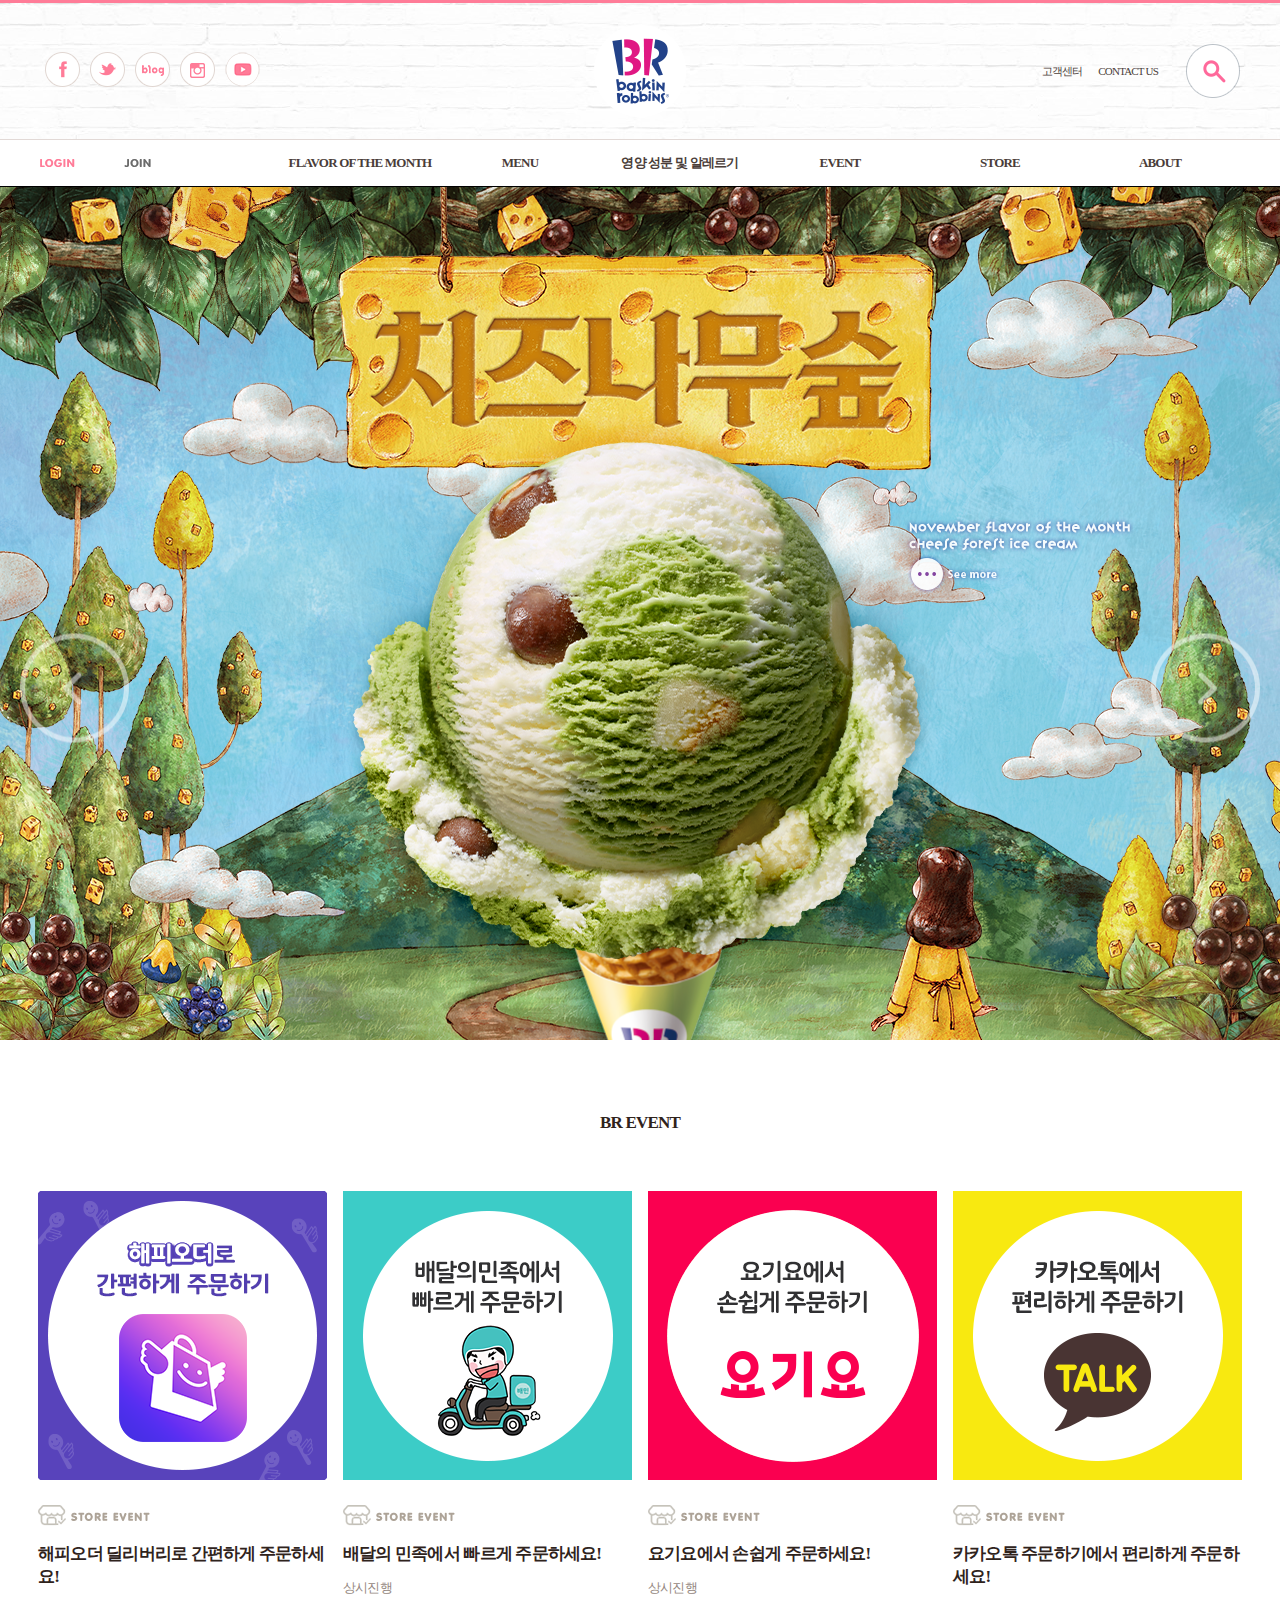
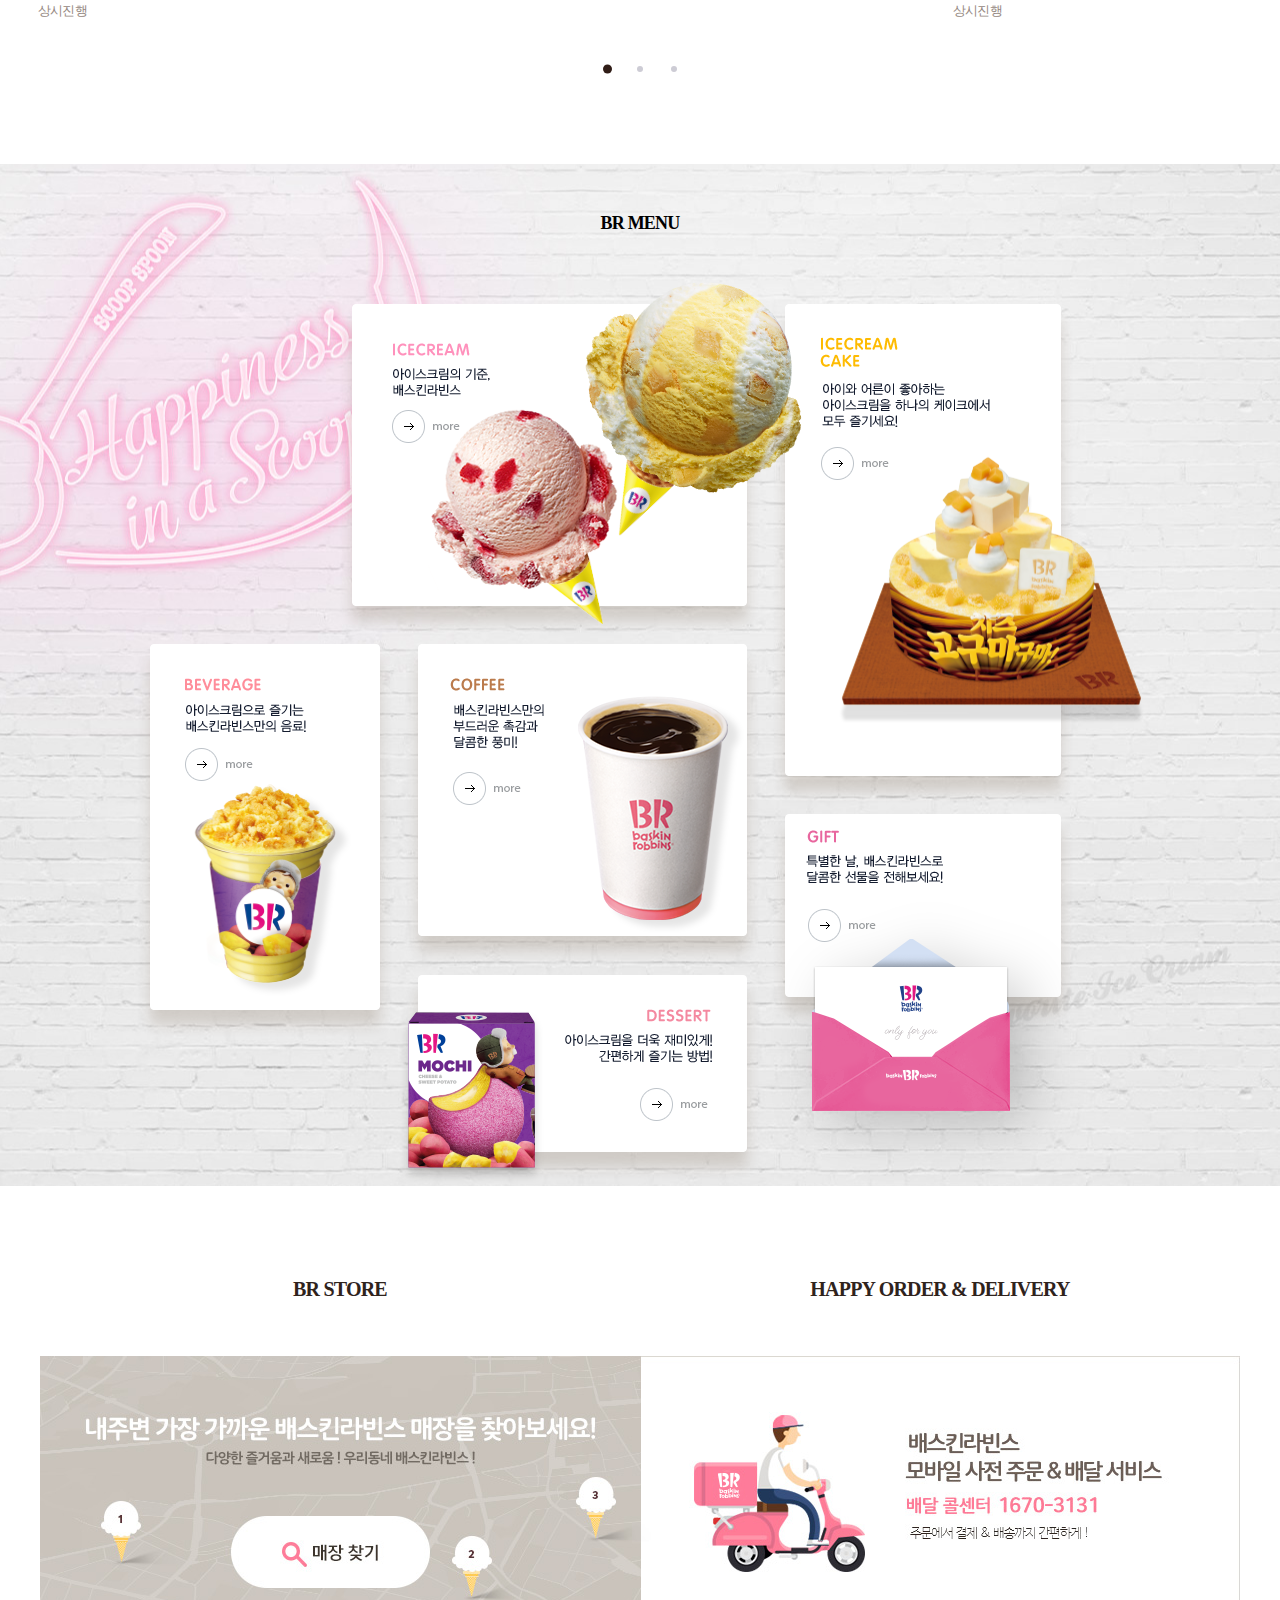
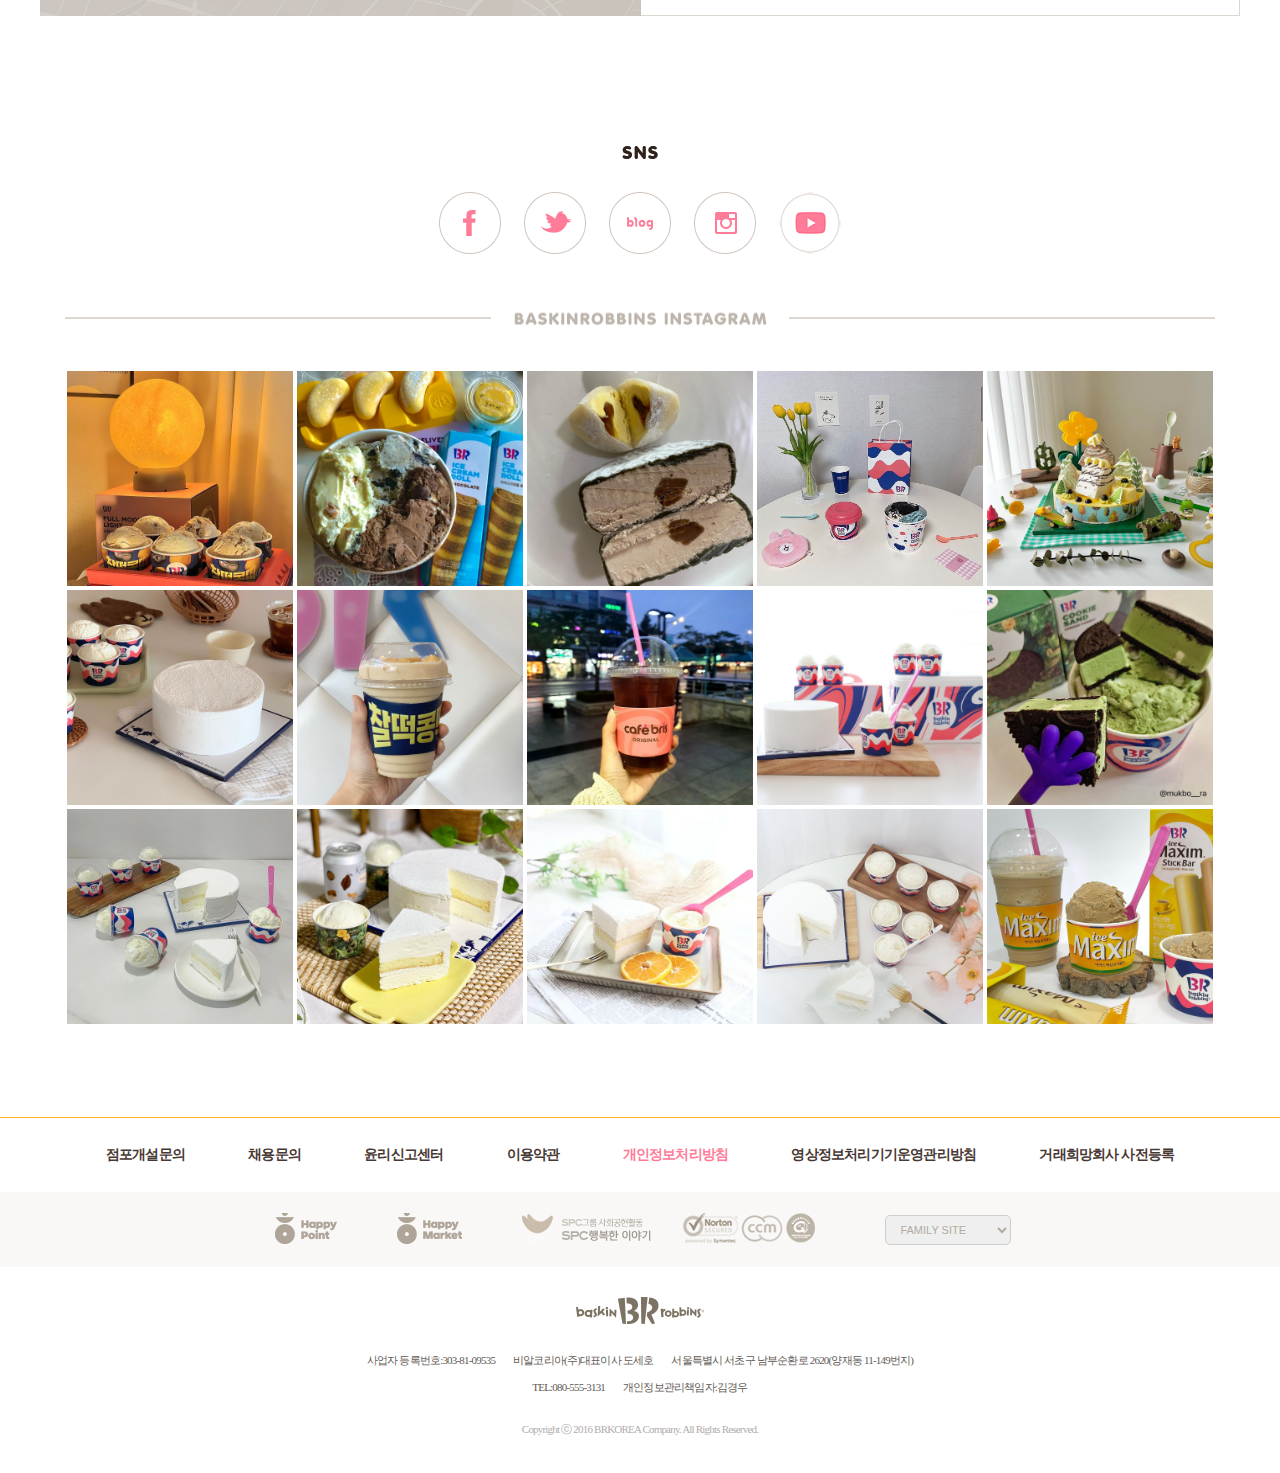
<file: baskin_clone/index.html>
<!DOCTYPE html>
<html lang="en">

<head>
    <meta charset="UTF-8">
    <meta http-equiv="X-UA-Compatible" content="IE=edge">
    <meta name="viewport" content="width=device-width, initial-scale=1.0">
    <title>배스킨라빈스</title>
    <link rel="stylesheet" type="text/css" href="./baskin.css" />
</head>

<body>
    <!-- 메뉴 영역 -->
    <header>
        <div id="topbar">
            <div class="top_container">
                <ul class="top_social">
                    <li><a href="#"><img src="img/icon_facebook.png" alt="페이스북"></a></li>
                    <li><a href="#"><img src="img/icon_twitter.png" alt="트위터"></a></li>
                    <li><a href="#"><img src="img/icon_blog.png" alt="블로그"></a></li>
                    <li><a href="#"><img src="img/icon_instgram.png" alt="인스타그램"></a></li>
                    <li><a href="#"><img src="img/icon_youtube.png" alt="유튜브"></a></li>
                </ul>
                <img class="top_logo" src="img/logo_baskinrobbins.png" alt="베스킨라빈스">
                <div class="top_help">
                    <a href="#">고객센터</a>
                    <a href="#">CONTACT US</a>
                    <img src="img/icon_search.png" alt="찾기">
                </div>
            </div>
        </div>
        <div class="menu_bar" style="transition: all 0.3s ease;">
            <div class="menu_bar_area">
                <ul class="menu_left">
                    <li><a href="#">LOGIN</a></li>
                    <li><a href="#">JOIN</a></li>
                </ul>
                <nav class="menu_right">
                    <ul>
                        <li class="nav_dep1"><a href="#" class="dep1_link">flavor of the month</a>
                            <ul class="nav_dep2_ul">
                                <a href="#"><img class="flavor_img" src="./img/img_monthly_fom_211101.png" alt=""></a>
                                <div class="menu_bar_bgimg"></div>
                            </ul>
                        </li>
                        <li class="nav_dep1"><a href="#" class="dep1_link">menu</a>
                            <ul class="nav_dep2_ul">
                                <li class="nav_dep2"><a href="#" class="dep2_link">아이스크림</a></li>
                                <li class="nav_dep2"><a href="#" class="dep2_link">아이스크림케이크</a></li>
                                <li class="nav_dep2"><a href="#" class="dep2_link">음료</a></li>
                                <li class="nav_dep2"><a href="#" class="dep2_link">커피</a></li>
                                <li class="nav_dep2"><a href="#" class="dep2_link">디저트</a></li>
                            </ul>
                        </li>
                        <li class="nav_dep1"><a href="#" class="dep1_link">영양 성분 및 알레르기</a>
                            <ul class="nav_dep2_ul">
                                <li class="nav_dep2"><a href="#" class="dep2_link">아이스크림</a></li>
                                <li class="nav_dep2"><a href="#" class="dep2_link">음료</a></li>
                                <li class="nav_dep2"><a href="#" class="dep2_link">커피</a></li>
                            </ul>
                        </li>
                        <li class="nav_dep1"><a href="#" class="dep1_link">event</a>
                            <ul class="nav_dep2_ul">
                                <li class="nav_dep2"><a href="#" class="dep2_link">진행중인이벤트</a></li>
                                <li class="nav_dep2"><a href="#" class="dep2_link">당첨자발표</a></li>
                            </ul>
                        </li>
                        <li class="nav_dep1"><a href="#" class="dep1_link">store</a>
                            <ul class="nav_dep2_ul">
                                <li class="nav_dep2"><a href="#" class="dep2_link">매장찾기</a></li>
                                <li class="nav_dep2"><a href="#" class="dep2_link">고객센터</a></li>
                                <li class="nav_dep2"><a href="#" class="dep2_link">단체주문</a></li>
                            </ul>
                        </li>
                        <li class="nav_dep1"><a href="#" class="dep1_link">about</a>
                            <ul class="nav_dep2_ul">
                                <li class="nav_dep2"><a href="#" class="dep2_link">공지사항</a></li>
                                <li class="nav_dep2"><a href="#" class="dep2_link">보도자료</a></li>
                                <li class="nav_dep2"><a href="#" class="dep2_link">채용정보</a></li>
                                <li class="nav_dep2"><a href="#" class="dep2_link">점포개설문의</a></li>
                                <li class="nav_dep2"><a href="#" class="dep2_link">CONTACT US</a></li>
                            </ul>
                        </li>
                    </ul>
                </nav>
            </div>
        </div>
    </header>

    <div class="upper_area">
        <!-- 메뉴바 아래 이미지 영역 -->
        <a class="popup_img" href="#"></a>
        <a class="banner" href="#"></a>
        <!-- 이미지 슬라이드 영역 -->
        <div class="slide_container">
            <ul class="slide_list">
                <li class="slide"><a href="#" style="background-color: #7DC9E2;
                    background-image: url(./img/1610330217.jpg);"></a></li>
                <li class="slide"><a href="#" style="    background-color: #D6A67B;
                    background-image: url(./img/1657508413.png);"></a></li>
                <li class="slide"><a href="#" style="background-color: #CA2B6E;
                    background-image: url(./img/1620718839.png);"></a></li>
                <li class="slide"><a href="#" style="background-color: #ffe103;
                    background-image: url(./img/1620351475.png);"></a></li>
                <li class="slide"><a href="#" style="    background-color: #fb637e;
                    background-image: url(./img/1630631572.jpg);"></a></li>
            </ul>
            <button class="slide_arrow left"></button>
            <button class="slide_arrow right"></button>
            <div class="slide_ctrl">
                <button id="page0" data-page="0" class="slide_ctrl_btn active"></button>
                <button id="page1" data-page="1" class="slide_ctrl_btn"></button>
                <button id="page2" data-page="2" class="slide_ctrl_btn"></button>
                <button id="page3" data-page="3" class="slide_ctrl_btn"></button>
                <button id="page4" data-page="4" class="slide_ctrl_btn"></button>
            </div>
        </div>
    </div>

    <!-- 본문 영역 -->
    <div id="center">
        <div class="event_container">
            <h1 class="event_title">BR EVENT</h1>
            <div class="event_slide_area">
                <ul class="event_slide_list">
                    <li class="event_slide">
                        <a href="#">
                            <img src="img/img2.png" />
                            <img src="img/stit_store.gif" />
                            <p>해피오더 딜리버리로 간편하게 주문하세요!</p>
                            <p class="pop">상시진행</p>
                        </a>
                    </li>
                    <li class="event_slide">
                        <a href="#">
                            <img src="img/img3.png" />
                            <img src="img/stit_store.gif" />
                            <p>배달의 민족에서 빠르게 주문하세요!</p>
                            <p class="pop">상시진행</p>
                        </a>
                    </li>
                    <li class="event_slide">
                        <a href="#">
                            <img src="img/banner_delivery_ygy.png" />
                            <img src="img/stit_store.gif" />
                            <p>요기요에서 손쉽게 주문하세요!</p>
                            <p class="pop">상시진행</p>
                        </a>
                    </li>
                    <li class="event_slide">
                        <a href="#">
                            <img src="img/img4.png" />
                            <img src="img/stit_store.gif" />
                            <p>카카오톡 주문하기에서 편리하게 주문하세요!</p>
                            <p class="pop">상시진행</p>
                        </a>
                    </li>
                    <li class="event_slide">
                        <a href="#">
                            <img src="img/1630631151.jpg" />
                            <img src="img/stit_store.gif" />
                            <p>KT 멤버쉽 고객이라면 누구나 파인트 30% 할인!</p>
                            <p class="pop">상시진행</p>
                        </a>
                    </li>
                    <li class="event_slide">
                        <a href="#">
                            <img src="img/1639297260.png" />
                            <img src="img/stit_store.gif" />
                            <p>제휴 할인 카드 혜택 안내</p>
                            <p class="pop">상시진행</p>
                        </a>
                    </li>
                    <li class="event_slide">
                        <a href="#">
                            <img src="img/1570702843.png" />
                            <img src="img/stit_store.gif" />
                            <p>2018 한글날 기념 무료 글꼴 공개! 배스킨라빈스체</p>
                            <p class="pop">상시진행</p>
                        </a>
                    </li>
                    <li class="event_slide">
                        <a href="#">
                            <img src="img/1578277305.png" />
                            <img src="img/stit_store.gif" />
                            <p>1회용 컵 사용 줄이기 안내</p>
                            <p class="pop">상시진행</p>
                        </a>
                    </li>
                    <li class="event_slide">
                        <a href="#">
                            <img src="img/banner_praise_2021-3.png" />
                            <img src="img/stit_store.gif" />
                            <p>2021년 3분기 고객 BEST 칭찬점포 안내</p>
                            <p class="pop"></p>
                        </a>
                    </li>
                </ul>
            </div>
            <div class="event_ctrl">
                <button class="event_ctrl_btn active" data-page="0"></button>
                <button class="event_ctrl_btn" data-page="1"></button>
                <button class="event_ctrl_btn" data-page="2"></button>
            </div>
        </div>
    </div>

    <div class="ice">
        <h1>BR MENU</h1>
        <img src="img/img_menu_list_210928.png" class="cream" />
    </div>

    <div class="store_container">
        <div class="store_area">
            <div class="store_header">
                <div class="store_title">br store</div>
                <div class="store_title">happy order & delivery</div>
            </div>
            <div class="store_img">
                <a href="#"><img src="./img/img_store.jpg"></a>
                <a href="#"><img src="./img/img_happyorder_delivery.png"></a>
            </div>
        </div>
    </div>

    <div class="sns">
        <p><img src="img/h_sns.png" /></p>
        <img src="img/sns_facebook.png" />
        <img src="img/sns_twitter.png" />
        <img src="img/sns_blog.png" />
        <img src="img/sns_instagram.png" />
        <img src="img/sns_youtube.png" />
    </div>

    <div id="image_board">
        <div class="board">
            <div class="gram">
                <div class="dash">
                    <img src="img/tit_sns.png">

                </div>
            </div>
            <div class="image_board1">
                <span><img src="img/CT1pb55Frxe_carousel_01.jpg" /></span>
                <span><img src="img/CTlMtnoBDsi_image.jpg" /></span>
                <span><img src="img/CUE6lHJPZ79_carousel_01.jpg" /></span>
                <span><img src="img/CUJgLTmPoXF_image.jpg" /></span>
                <span><img src="img/CV2b2JfPz1K_carousel_01.jpg" /></span>
            </div>
            <div class="image_board1">
                <span><img src="img/CVmM4uEPLMQ_carousel_01.jpg" /></span>
                <span><img src="img/CT1KfVol4hL_image.jpg" /></span>
                <span><img src="img/CTmstWTBli1_image.jpg" /></span>
                <span><img src="img/CVw8OEnBb8f_carousel_01.jpg" /></span>
                <span><img src="img/CVy_43xh4ni_carousel_01.jpg" /></span>
            </div>
            <div class="image_board1">
                <span><img src="img/CVze08kpeF9_carousel_01.jpg" /></span>
                <span><img src="img/CVwvGEaBbzR_carousel_01.jpg" /></span>
                <span><img src="img/CVwbwMmv94F_carousel_01.jpg" /></span>
                <span><img src="img/CVwPCmzP6Qv_carousel_01.jpg" /></span>
                <span><img src="img/CS73HGchO0e_carousel_01.jpg" /></span>
            </div>
        </div>
    </div>

    <!-- 하단 영역 -->
    <div id="footer">
        <div class="footer_txt">
            <span><a href="#">점포개설문의</a></span>
            <span><a href="#">채용문의</a></span>
            <span><a href="#">윤리신고센터</a></span>
            <span><a href="#">이용약관</a></span>
            <span class="color"><a href="#">개인정보처리방침</a></span>
            <span><a href="#">영상정보처리기기운영관리방침</a></span>
            <span><a href="#">거래희망회사 사전등록</a></span>
        </div>
        <div class="footer_happy">
            <div class="happy">
                <span><img src="img/btn_happypoint.png" /></span>
                <span><img src="img/btn_happymarket.png" /></span>
                <span><img src="img/btn_spc_story.png" /></span>
                <span class='btn'>
                    <img src="img/btn_norton.gif" />
                    <img src="img/btn_ccm.gif" />
                    <img src="img/btn_ksa.png" />
                </span>
                <select name="site" id="subject">
                    <option value="">FAMILY SITE</option>
                    <option value="">베스킨 스쿨</option>
                    <option value="">SPC그룹사이트</option>
                    <option value="">SPC MAGAZINE</option>
                    <option value="">BR코리아</option>
                    <option value="">해피포인트카드</option>
                    <option value="">파스쿠찌</option>
                    <option value="">삼립</option>
                    <option value="">파리바게트</option>
                    <option value="">던킨도너츠</option>
                </select>
            </div>
        </div>
        <div class="footer_logo">
            <div class="footer_logo_img">
                <img src="img/footer_logo.png" />
            </div>
            <div class="footer_tel">
                <div class='tel'>
                    <p>사업자 등록번호:303-81-09535</p>
                    <p>비알코리아(주)대표이사 도세호</p>
                    <p>서울특별시 서초구 남부순환로 2620(양재동 11-149번지)</p>
                </div>
                <div class='tel'>
                    <p>TEL:080-555-3131</p>
                    <p>개인정보관리책임자:김경우</p>
                </div>
                <div class='tel tel2'>
                    <p>Copyright ⓒ 2016 BRKOREA Company. All Rights Reserved.</p>
                </div>
            </div>
        </div>
    </div>
    <script src="slide.js"></script>
    <script src="menuDropdown.js"></script>
    <script src="./popup.js"></script>
</body>

</html>
</file>
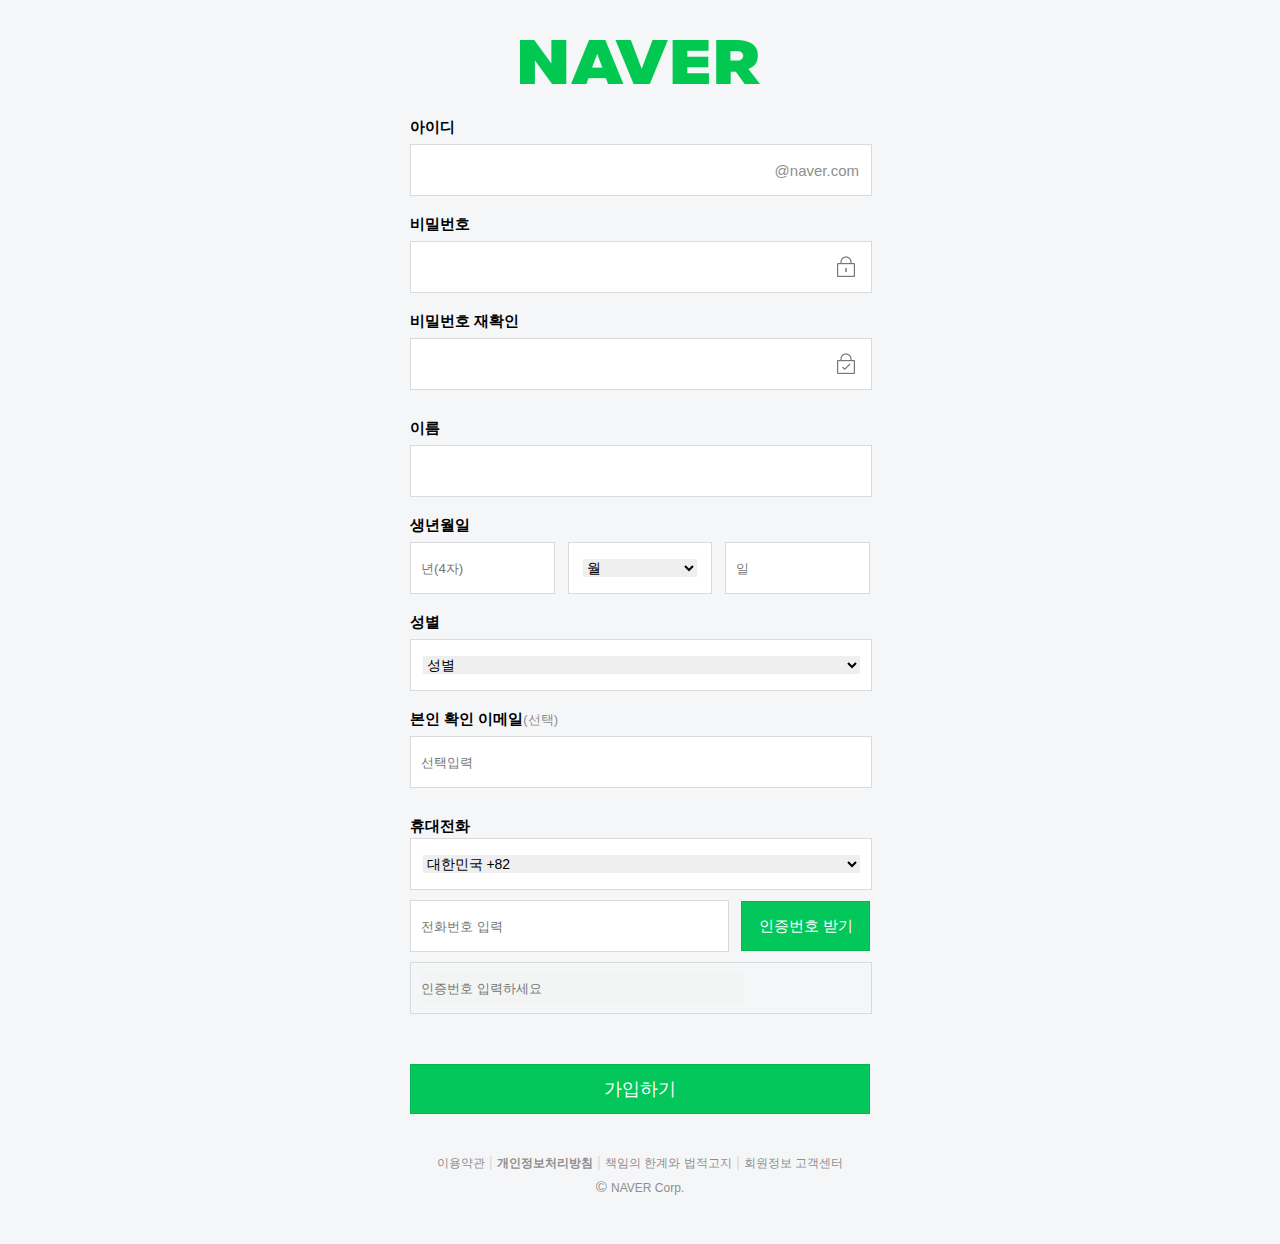
<file: naver_join_clone/index.html>
<!--
    @filename : exam.html
    @author : 문태호 (mun05170@gmail.com)
    @description : 네이버 클론 html
 -->

<!DOCTYPE html>
<html lang="ko">

<head>
    <meta charset="UTF-8">
    <meta http-equiv="X-UA-Compatible" content="IE=edge">
    <meta name="viewport" content="width=device-width, initial-scale=1.0">
    <title>가입페이지</title>
    <link rel="stylesheet" href="reset.css">
    <link rel="stylesheet" href="style.css">
</head>

<body>
    <!-- 로고 영역 -->
    <header>
        <a href="http://naver.com">
            <span class="indent">NAVER</span>
        </a>
    </header>

    <!-- 메인 폼 영역 -->
    <main>
        <form id="join_form">
            <!-- 아이디, 비번 -->
            <div class="join_box">
                <label for="user_id">아이디</label>
                <div class="input_area">
                    <input id="user_id" class="input_box" type="text" name="user_id">
                    <!-- 박스 끝 이메일 -->
                    <span class="id_mail">@naver.com</span>
                </div>
                <label for="user_pw">비밀번호</label>
                <div class="input_area">
                    <input id="user_pw" class="input_box" type="password" name="user_pw">
                    <!-- 백그라운드 이미지 -->
                    <span class="pw_lock" style="background-image: url(pw.png);"></span>
                </div>
                <label for="user_pw_re">비밀번호 재확인</label>
                <div class="input_area">
                    <input id="user_pw_re" class="input_box" type="password" name="user_pw_re">
                    <!-- 백그라운드 이미지 -->
                    <span class="pw_lock" style="background-image: url(pw.png);"></span>
                </div>
            </div>
            <!-- 개인정보 -->
            <div class="join_box">
                <label for="user_name">이름</label>
                <div class="input_area">
                    <input id="user_name" class="input_box" type="text" name="user_name">
                </div>
                <label for="user_bir_yy">생년월일</label>
                <div class="bir_area">
                    <div class="input_area">
                        <input id="yy" class="input_box" type="text" name="user_bir_yy" placeholder="년(4자)">
                    </div>
                    <div class="input_area select_area">
                        <select id="mm" aria-label="월">
                            <option value="">월</option>
                            <option value="01"> 1 </option>
                            <option value="02"> 2 </option>
                            <option value="03"> 3 </option>
                            <option value="04"> 4 </option>
                            <option value="05"> 5 </option>
                            <option value="06"> 6 </option>
                            <option value="07"> 7 </option>
                            <option value="08"> 8 </option>
                            <option value="09"> 9 </option>
                            <option value="10"> 10 </option>
                            <option value="11"> 11 </option>
                            <option value="12"> 12 </option>
                        </select>
                    </div>
                    <div class="input_area">
                        <input id="dd" class="input_box" type="text" name="user_bir_dd" placeholder="일">
                    </div>
                </div>
                <label for="gender">성별</label>
                <div class="input_area select_area">
                    <select id="gender" name="gender" class="sel" aria-label="성별">
                        <option value="" selected="">성별</option>
                        <option value="M">남자</option>
                        <option value="F">여자</option>
                        <option value="U">선택 안함</option>
                    </select>
                </div>
                <label for="user_email">본인 확인 이메일<span class="mini">(선택)</span></label>
                <div class="input_area">
                    <input id="user_email" class="input_box" type="text" name="user_email" placeholder="선택입력">
                </div>

            </div>
            <!-- 휴대전화 -->
            <div class="join_box">
                <label for="phone">휴대전화</label><br>
                <div class="input_area select_area">
                    <select id="nationNo" name="nationNo" class="sel" aria-label="전화번호 입력">
                        <option value="233">
                            가나 +233
                        </option>
                        <option value="241">
                            가봉 +241
                        </option>
                        <option value="592">
                            가이아나 +592
                        </option>
                        <option value="220">
                            감비아 +220
                        </option>
                        <option value="502">
                            과테말라 +502
                        </option>
                        <option value="1671">
                            괌 +1 671
                        </option>
                        <option value="1473">
                            그레나다 +1 473
                        </option>
                        <option value="30">
                            그리스 +30
                        </option>
                        <option value="224">
                            기니 +224
                        </option>
                        <option value="245">
                            기니비사우 +245
                        </option>
                        <option value="264">
                            나미비아 +264
                        </option>
                        <option value="674">
                            나우루 +674
                        </option>
                        <option value="234">
                            나이지리아 +234
                        </option>
                        <option value="672">
                            남극,오스트레일리아의외 +672
                        </option>
                        <option value="27">
                            남아프리카공화국 +27
                        </option>
                        <option value="31">
                            네덜란드 +31
                        </option>
                        <option value="599">
                            네덜란드령보네르 +599
                        </option>
                        <option value="297">
                            네덜란드령아루바 +297
                        </option>
                        <option value="977">
                            네팔 +977
                        </option>
                        <option value="47">
                            노르웨이 +47
                        </option>
                        <option value="64">
                            뉴질랜드 +64
                        </option>
                        <option value="683">
                            뉴질랜드령니우에 +683
                        </option>
                        <option value="690">
                            뉴질랜드령토켈라우제도 +690
                        </option>
                        <option value="227">
                            니제르 +227
                        </option>
                        <option value="505">
                            니카라과 +505
                        </option>
                        <option value="82" selected="">
                            대한민국 +82
                        </option>
                        <option value="45">
                            덴마크 +45
                        </option>
                        <option value="299">
                            덴마크령그린란드 +299
                        </option>
                        <option value="298">
                            덴마크령페로제도 +298
                        </option>
                        <option value="1809">
                            도미니카공화국 +1 809
                        </option>
                        <option value="1829">
                            도미니카공화국 2 +1 829
                        </option>
                        <option value="1849">
                            도미니카공화국 3 +1 849
                        </option>
                        <option value="49">
                            독일 +49
                        </option>
                        <option value="670">
                            동티모르 +670
                        </option>
                        <option value="856">
                            라오스 +856
                        </option>
                        <option value="231">
                            라이베리아 +231
                        </option>
                        <option value="371">
                            라트비아 +371
                        </option>
                        <option value="7">
                            러시아/카자흐스탄 +7
                        </option>
                        <option value="961">
                            레바논 +961
                        </option>
                        <option value="266">
                            레소토 +266
                        </option>
                        <option value="40">
                            루마니아 +40
                        </option>
                        <option value="352">
                            룩셈부르크 +352
                        </option>
                        <option value="250">
                            르완다 +250
                        </option>
                        <option value="218">
                            리비아 +218
                        </option>
                        <option value="370">
                            리투아니아 +370
                        </option>
                        <option value="423">
                            리히텐슈타인 +423
                        </option>
                        <option value="261">
                            마다가스카르 +261
                        </option>
                        <option value="692">
                            마셜제도공화국 +692
                        </option>
                        <option value="691">
                            마이크로네시아연방 +691
                        </option>
                        <option value="853">
                            마카오 +853
                        </option>
                        <option value="389">
                            마케도니아공화국 +389
                        </option>
                        <option value="265">
                            말라위 +265
                        </option>
                        <option value="60">
                            말레이시아 +60
                        </option>
                        <option value="223">
                            말리 +223
                        </option>
                        <option value="52">
                            멕시코 +52
                        </option>
                        <option value="377">
                            모나코 +377
                        </option>
                        <option value="212">
                            모로코 +212
                        </option>
                        <option value="230">
                            모리셔스 +230
                        </option>
                        <option value="222">
                            모리타니아 +222
                        </option>
                        <option value="258">
                            모잠비크 +258
                        </option>
                        <option value="382">
                            몬테네그로 +382
                        </option>
                        <option value="373">
                            몰도바 +373
                        </option>
                        <option value="960">
                            몰디브 +960
                        </option>
                        <option value="356">
                            몰타 +356
                        </option>
                        <option value="976">
                            몽골 +976
                        </option>
                        <option value="1">
                            미국/캐나다 +1
                        </option>
                        <option value="1670">
                            미국령북마리아나제도 +1 670
                        </option>
                        <option value="95">
                            미얀마 +95
                        </option>
                        <option value="678">
                            바누아투 +678
                        </option>
                        <option value="973">
                            바레인 +973
                        </option>
                        <option value="1246">
                            바베이도스 +1 246
                        </option>
                        <option value="1242">
                            바하마 +1 242
                        </option>
                        <option value="880">
                            방글라데시 +880
                        </option>
                        <option value="229">
                            베냉 +229
                        </option>
                        <option value="58">
                            베네수엘라 +58
                        </option>
                        <option value="84">
                            베트남 +84
                        </option>
                        <option value="32">
                            벨기에 +32
                        </option>
                        <option value="375">
                            벨라루스 +375
                        </option>
                        <option value="501">
                            벨리즈 +501
                        </option>
                        <option value="387">
                            보스니아헤르체고비나 +387
                        </option>
                        <option value="267">
                            보츠와나 +267
                        </option>
                        <option value="591">
                            볼리비아 +591
                        </option>
                        <option value="257">
                            부룬디 +257
                        </option>
                        <option value="226">
                            부르키나파소 +226
                        </option>
                        <option value="975">
                            부탄 +975
                        </option>
                        <option value="359">
                            불가리아 +359
                        </option>
                        <option value="55">
                            브라질 +55
                        </option>
                        <option value="673">
                            브루나이 +673
                        </option>
                        <option value="685">
                            사모아 +685
                        </option>
                        <option value="966">
                            사우디아라비아 +966
                        </option>
                        <option value="378">
                            산마리노 +378
                        </option>
                        <option value="239">
                            상투메프린시페 +239
                        </option>
                        <option value="221">
                            세네갈 +221
                        </option>
                        <option value="381">
                            세르비아 +381
                        </option>
                        <option value="248">
                            세이셀 +248
                        </option>
                        <option value="1784">
                            세인트빈센트그레나딘 +1 784
                        </option>
                        <option value="252">
                            소말리아 +252
                        </option>
                        <option value="677">
                            솔로몬제도 +677
                        </option>
                        <option value="249">
                            수단 +249
                        </option>
                        <option value="597">
                            수리남 +597
                        </option>
                        <option value="94">
                            스리랑카 +94
                        </option>
                        <option value="268">
                            스와질랜드 +268
                        </option>
                        <option value="46">
                            스웨덴 +46
                        </option>
                        <option value="41">
                            스위스 +41
                        </option>
                        <option value="34">
                            스페인 +34
                        </option>
                        <option value="421">
                            슬로바키아 +421
                        </option>
                        <option value="386">
                            슬로베니아 +386
                        </option>
                        <option value="963">
                            시리아 +963
                        </option>
                        <option value="232">
                            시에라리온 +232
                        </option>
                        <option value="65">
                            싱가포르 +65
                        </option>
                        <option value="971">
                            아랍에미리트 +971
                        </option>
                        <option value="374">
                            아르메니아 +374
                        </option>
                        <option value="54">
                            아르헨티나 +54
                        </option>
                        <option value="1684">
                            아메리칸사모아 +1 684
                        </option>
                        <option value="354">
                            아이슬란드 +354
                        </option>
                        <option value="509">
                            아이티 +509
                        </option>
                        <option value="353">
                            아일랜드 +353
                        </option>
                        <option value="994">
                            아제르바이잔 +994
                        </option>
                        <option value="93">
                            아프가니스탄 +93
                        </option>
                        <option value="376">
                            안도라 +376
                        </option>
                        <option value="355">
                            알바니아 +355
                        </option>
                        <option value="213">
                            알제리 +213
                        </option>
                        <option value="244">
                            앙골라 +244
                        </option>
                        <option value="251">
                            에디오피아 +251
                        </option>
                        <option value="291">
                            에리트레아 +291
                        </option>
                        <option value="372">
                            에스토니아 +372
                        </option>
                        <option value="593">
                            에콰도르 +593
                        </option>
                        <option value="503">
                            엘살바도르 +503
                        </option>
                        <option value="44">
                            영국 +44
                        </option>
                        <option value="290">
                            영국령세인트헬레나 +290
                        </option>
                        <option value="246">
                            영국령인도양지역 +246
                        </option>
                        <option value="350">
                            영국령지브롤터 +350
                        </option>
                        <option value="500">
                            영국령포클랜드제도 +500
                        </option>
                        <option value="967">
                            예멘 +967
                        </option>
                        <option value="968">
                            오만 +968
                        </option>
                        <option value="43">
                            오스트리아 +43
                        </option>
                        <option value="504">
                            온두라스 +504
                        </option>
                        <option value="962">
                            요르단 +962
                        </option>
                        <option value="256">
                            우간다 +256
                        </option>
                        <option value="598">
                            우루과이 +598
                        </option>
                        <option value="998">
                            우즈베키스탄 +998
                        </option>
                        <option value="380">
                            우크라이나 +380
                        </option>
                        <option value="964">
                            이라크 +964
                        </option>
                        <option value="98">
                            이란 +98
                        </option>
                        <option value="972">
                            이스라엘 +972
                        </option>
                        <option value="20">
                            이집트 +20
                        </option>
                        <option value="39">
                            이탈리아 +39
                        </option>
                        <option value="91">
                            인도 +91
                        </option>
                        <option value="62">
                            인도네시아 +62
                        </option>
                        <option value="81">
                            일본 +81
                        </option>
                        <option value="1876">
                            자메이카 +1 876
                        </option>
                        <option value="260">
                            잠비아 +260
                        </option>
                        <option value="240">
                            적도기니 +240
                        </option>
                        <option value="995">
                            조지아 +995
                        </option>
                        <option value="86">
                            중국 +86
                        </option>
                        <option value="236">
                            중앙아프리카공화국 +236
                        </option>
                        <option value="253">
                            지부티 +253
                        </option>
                        <option value="263">
                            짐바브웨 +263
                        </option>
                        <option value="235">
                            차드 +235
                        </option>
                        <option value="420">
                            체코 +420
                        </option>
                        <option value="56">
                            칠레 +56
                        </option>
                        <option value="237">
                            카메룬 +237
                        </option>
                        <option value="238">
                            카보베르데 +238
                        </option>
                        <option value="974">
                            카타르 +974
                        </option>
                        <option value="855">
                            캄보디아왕국 +855
                        </option>
                        <option value="254">
                            케냐 +254
                        </option>
                        <option value="269">
                            코모로,마요트 +269
                        </option>
                        <option value="506">
                            코스타리카 +506
                        </option>
                        <option value="225">
                            코트디부아르 +225
                        </option>
                        <option value="57">
                            콜롬비아 +57
                        </option>
                        <option value="242">
                            콩고 +242
                        </option>
                        <option value="243">
                            콩고민주공화국 +243
                        </option>
                        <option value="53">
                            쿠바 +53
                        </option>
                        <option value="965">
                            쿠웨이트 +965
                        </option>
                        <option value="682">
                            쿡제도 +682
                        </option>
                        <option value="385">
                            크로아티아 +385
                        </option>
                        <option value="996">
                            키르기스스탄 +996
                        </option>
                        <option value="686">
                            키리바시 +686
                        </option>
                        <option value="357">
                            키프로스 +357
                        </option>
                        <option value="886">
                            타이완 +886
                        </option>
                        <option value="992">
                            타지키스탄 +992
                        </option>
                        <option value="255">
                            탄자니아 +255
                        </option>
                        <option value="66">
                            태국 +66
                        </option>
                        <option value="90">
                            터키 +90
                        </option>
                        <option value="228">
                            토고 +228
                        </option>
                        <option value="676">
                            통가 +676
                        </option>
                        <option value="993">
                            투르크메니스탄 +993
                        </option>
                        <option value="216">
                            튀니지 +216
                        </option>
                        <option value="1868">
                            트리니다드토바고 +1 868
                        </option>
                        <option value="507">
                            파나마 +507
                        </option>
                        <option value="595">
                            파라과이 +595
                        </option>
                        <option value="92">
                            파키스탄 +92
                        </option>
                        <option value="675">
                            파푸아뉴기니 +675
                        </option>
                        <option value="680">
                            팔라우 +680
                        </option>
                        <option value="970">
                            팔레스타인 +970
                        </option>
                        <option value="51">
                            페루 +51
                        </option>
                        <option value="351">
                            포르투갈 +351
                        </option>
                        <option value="48">
                            폴란드 +48
                        </option>
                        <option value="1787">
                            푸에르토리코 +1 787
                        </option>
                        <option value="33">
                            프랑스 +33
                        </option>
                        <option value="590">
                            프랑스령과들루프 +590
                        </option>
                        <option value="594">
                            프랑스령기아나 +594
                        </option>
                        <option value="687">
                            프랑스령뉴칼레도니아 +687
                        </option>
                        <option value="262">
                            프랑스령레위니옹 +262
                        </option>
                        <option value="596">
                            프랑스령마르티니크 +596
                        </option>
                        <option value="508">
                            프랑스령생피에르미클롱 +508
                        </option>
                        <option value="681">
                            프랑스령월리스푸투나제 +681
                        </option>
                        <option value="689">
                            프랑스령폴리네시아 +689
                        </option>
                        <option value="679">
                            피지 +679
                        </option>
                        <option value="358">
                            핀란드 +358
                        </option>
                        <option value="63">
                            필리핀 +63
                        </option>
                        <option value="36">
                            헝가리 +36
                        </option>
                        <option value="61">
                            호주 +61
                        </option>
                        <option value="852">
                            홍콩 +852
                        </option>

                    </select>
                </div>
                <div class="phone_area">
                    <div class="input_area">
                        <input class="input_box" type="tel" id="phone" placeholder="전화번호 입력">
                    </div>
                    <button>인증번호 받기</button>
                </div>
                <div class="input_area">
                    <input type="number" class="input_box" placeholder="인증번호 입력하세요" disabled>

                </div>
            </div>
            <button type="submit" class="input_box sub_btn">가입하기</button>
        </form>

    </main>

    <footer>
        <a href="http://policy.naver.com/rules/service.html">이용약관</a> |
        <a href="http://policy.naver.com/policy/privacy.html"><strong>개인정보처리방침</strong></a> |
        <a href="http://policy.naver.com/rules/disclaimer.html">책임의 한계와 법적고지</a> |
        <a href="https://help.naver.com/support/alias/membership/p.membership/p.membership_26.naver">회원정보 고객센터</a>

        <br>

        <div class="copy">
            &copy; <a href="https://www.navercorp.com/">NAVER Corp.</a>
        </div>
    </footer>

    <script src="exam.js"></script>
    <script type="text/javascript">
        // 입력시 포커싱 이벤트(input, select)
        document.querySelectorAll("input, select").forEach((v, i) => {
            const normalColor = "#dadada"
            const naverColor = "#03c75a"

            // 영역에 포커스 들어가면 area의 테두리 색 변경
            v.addEventListener("focus", (e) => {
                const inputArea = e.currentTarget.parentElement
                inputArea.style.borderColor = naverColor
            })

            // 포커스 빠졌을 때 동작
            v.addEventListener("blur", e => {
                const inputArea = e.currentTarget.parentElement
                inputArea.style.borderColor = normalColor
            });
        });

        // 입력형식 검사 이벤트
        document.querySelector("#join_form").addEventListener("submit", e => {
            e.preventDefault();

            const regexNaver = new RegexNaver();

            // 아이디 겁사
            if (!regexNaver.value("#user_id", "필수 정보입니다.")) { return false; }
            if (!regexNaver.idTest("#user_id", "5~20자의 영문 소문자, 숫자와 특수기호(_),(-)만 사용 가능합니다.")) { return false; }

            // 비번 겁사
            if (!regexNaver.value("#user_pw", "필수 정보입니다.")) { return false; }
            if (!regexNaver.pwTest("#user_pw", "8~16자 영문 대 소문자, 숫자, 특수문자를 사용하세요.")) { return false; }

            // 비번 재확인 겁사
            if (!regexNaver.value("#user_pw_re", "필수 정보입니다.")) { return false; }
            if (!regexNaver.compare_to("#user_pw", "#user_pw_re", "비밀번호가 일치하지 않습니다.")) { return false; }

            // 이름 검사
            if (!regexNaver.value("#user_name", "필수 정보입니다.")) { return false; }
            if (!regexNaver.nameTest("#user_name", "한글과 영문 대 소문자를 사용하세요. (특수기호, 공백 사용 불가)")) { return false; }

            // 년도 검사
            if (!regexNaver.value("#yy", "필수 정보입니다.")) { return false; }
            if (!regexNaver.yyTest("#yy", "태어난 년도 4자리를 정확하게 입력하세요.")) { return false; }

            // 월 검사
            if (!regexNaver.value("#mm", "태어난 월을 선택하세요.")) { return false; }

            // 일 검사
            if (!regexNaver.ddTest("#dd", "태어난 일(날짜) 2자리를 정확하게 입력하세요.")) { return false; }

            // 날짜 유효성 검사
            const year = document.querySelector("#yy").value.trim();
            const month = document.querySelector("#mm").value.trim();
            const day = document.querySelector("#dd").value.trim();
            if (!regexNaver.dateCheck("#dd", year, month, day, "생년월일을 다시 확인해주세요.")) { return false; }

            // 만 14세 미만 검사
            console.log(year + month + day)
            console.log(typeof year + month + day)
            if (!regexNaver.childTest("#dd", year + month + day, "만 14세 미만의 어린이는 보호자 동의가 필요합니다.")) { return false; }


            // 성별 검사
            if (!regexNaver.value("#gender", "필수 정보입니다.")) { return false; }

            // 이메일 검사
            if (!regexNaver.email("#user_email", "필수 정보입니다.")) { return false; }

            // 휴대폰 전화번호 검사
            if (!regexHelper.value("#phone", "필수 정보입니다.")) { return false; }




            alert("회원가입을 환영합니다.")
        })

    </script>
</body>

</html>
</file>
<file: naver_join_clone/style.css>
/**
* @filename : style.css
* @author : 문태호 (mun05170@gmail.com)
* @description : 네이버 클론 css
*/

/* 초기화, 영역 잡기 */
* {
  margin: 0;
  padding: 0;
}

*:focus {
  outline: 0;
}

body {
  width: 460px;
  margin: auto;
  font-family: Dotum, 돋움, Helvetica, sans-serif;
  font-size: 15px;
  background-color: #f5f6f7;
}

select {
  font-weight: normal;
}

a {
  text-decoration: none;
}

/* 로고 */
header {
  margin-top: 40px;
  margin-bottom: 35px;
  width: 100%;
}

header > a {
  display: block;
  background-image: url("logo.png");
  background-size: 240px auto;
  background-repeat: no-repeat;
  width: 240px;
  height: 44px;
  margin: auto;
  text-indent: -10000px;
}

/* 인풋 묶음 설정 */
.join_box {
  width: 100%;
  margin-bottom: 30px;
}

/* 라벨 설정 */
label {
  cursor: pointer;
  font-weight: bold;
}

/* 입력박스 영역 */
.input_area {
  width: 100%;
  background-color: #fff;
  border: 1px solid #dadada;
  height: 50px;
  display: flex;
  align-items: center;
  justify-content: space-between;
  margin: 10px 0 20px 0;
  position: relative;
}

/* 인풋 디자인 */
.input_box {
  margin-left: 10px;
  width: 70%;
  border: none;
  cursor: pointer;
  height: 29px;
  line-height: 29px;
}

/* 이메일주소 디자인 */
.id_mail {
  color: #8e8e8e;
  margin-right: 12px;
}

/* pw lock 디자인 */
.pw_lock {
  display: inline-block;
  position: absolute;
  top: 50%;
  right: 13px;
  width: 24px;
  height: 24px;
  margin-top: -12px;
  background-repeat: no-repeat;
  background-position: 0 0;
  background-size: 125px 75px;
  cursor: pointer;
}

.join_box .input_area:last-child .pw_lock {
  background-position: -27px 0;
}

/* 생년월일  */
.bir_area {
  width: 100%;
  display: flex;
  align-items: center;
  justify-content: space-between;
}

.bir_area .input_area {
  width: 31%;
}

/* select 영역 정리 */
.select_area {
  display: flex;
  justify-content: center;
}

select {
  cursor: pointer;
}

.bir_area .select_area select {
  width: 80%;
  font-size: 14px;
  border: none;
}

/* 성별 */
.select_area .sel {
  width: 95%;
  font-size: 14px;
  border: none;
}

/* 이메일 (선택) 디자인 */
.mini {
  color: #8e8e8e;
  font-size: 13px;
  font-weight: normal;
}

/* 휴대전화 영역 간격 축소 */
form .join_box:nth-child(3) .input_area {
  margin: 5px 0;
}

/* 휴대전화번호 입력 라인 */
.phone_area {
  width: 100%;
  display: flex;
  justify-content: space-between;
  align-items: center;
}

.phone_area .input_area {
  width: 69%;
}

.phone_area button {
  width: 28%;
  background-color: #03c75a;
  border: 1px solid rgba(0, 0, 0, 0.08);
  color: #fff;
  height: 50px;
  margin: 5px 0;
  font-size: 15px;
}

/* disable 처리 */
form .join_box:nth-child(3) .input_area:last-child {
  background-color: #f5f6f7;
}

/* 가입하기 버튼 */
.sub_btn {
  width: 100%;
  background-color: #03c75a;
  border: 1px solid rgba(0, 0, 0, 0.08);
  color: #fff;
  padding: 0;
  margin: 20px 0 40px 0;
  height: 50px;
  font-size: 18px;
}

/* footer */
footer {
  width: 100%;
  text-align: center;
  color: #dadada;
  padding-bottom: 50px;
}

footer a {
  color: #8e8e8e;
  font-size: 12px;
}

footer .copy {
  color: #8e8e8e;
  margin-top: 10px;
}
</file>
<file: baskin_clone/baskin.css>
/**
* @filename : baskin.css
* @author : 전찬민 (cksals37530@gmail.com)
* @description : 배스킨라빈스 초기화 css
*/

@charset "uft-8";
@import url("./css/reset.css");
@import url("./css/slide.css");
@import url("./css/menu.css");
@import url("./css/topbar.css");
@import url("./css/event.css");
@import url("./css/store.css");
@import url("./css/gram.css");
@import url("./css/footer.css");
@import url("./css/sns.css");
@import url("./css/ice.css");

html,
body {
  width: 100%;
  height: 100%;
  padding: 0;
  margin: 0;
  font-family: "나눔고딕", "굴림";
  letter-spacing: -0.05em;
}
</file>
